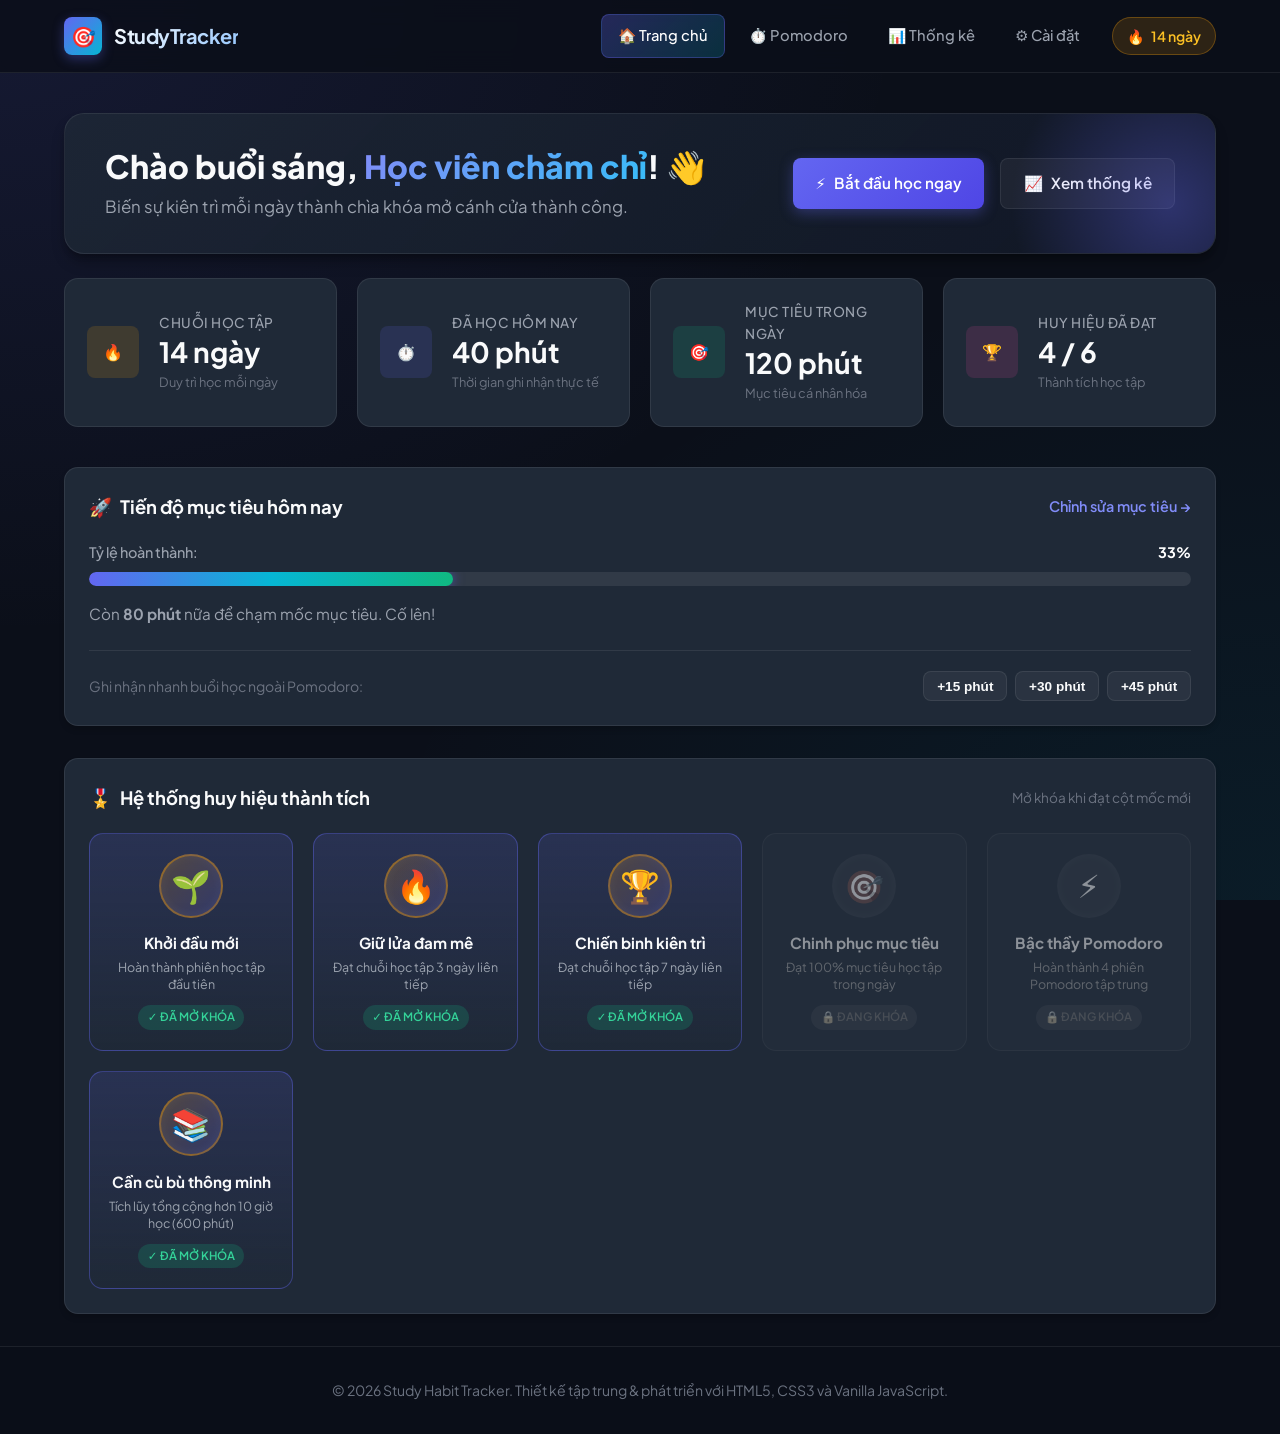
<file: index.html>
<!DOCTYPE html>
<html lang="vi">
<head>
  <meta charset="UTF-8">
  <meta name="viewport" content="width=device-width, initial-scale=1.0">
  <title>Study Habit Tracker - Trang chủ</title>
  <!-- Google Fonts: Plus Jakarta Sans -->
  <link rel="preconnect" href="https://fonts.googleapis.com">
  <link rel="preconnect" href="https://fonts.gstatic.com" crossorigin>
  <link href="https://fonts.googleapis.com/css2?family=Plus+Jakarta+Sans:wght@400;500;600;700;800&display=swap" rel="stylesheet">
  <!-- Stylesheet -->
  <link rel="stylesheet" href="css/style.css">
</head>
<body>

  <!-- NAVIGATION BAR -->
  <header class="navbar">
    <div class="container nav-container">
      <a href="index.html" class="logo">
        <div class="logo-icon">🎯</div>
        <span>StudyTracker</span>
      </a>

      <button class="mobile-toggle" aria-label="Menu">&#9776;</button>

      <ul class="nav-links">
        <li class="nav-item"><a href="index.html">🏠 Trang chủ</a></li>
        <li class="nav-item"><a href="pomodoro.html">⏱️ Pomodoro</a></li>
        <li class="nav-item"><a href="statistics.html">📊 Thống kê</a></li>
        <li class="nav-item"><a href="settings.html">⚙️ Cài đặt</a></li>
        <li>
          <div class="nav-streak-pill pulse">
            <span>🔥</span>
            <span id="navStreakCount">0 ngày</span>
          </div>
        </li>
      </ul>
    </div>
  </header>

  <!-- MAIN CONTENT -->
  <main class="container">
    
    <!-- HERO GREETING BANNER -->
    <section class="hero-greeting">
      <div class="greeting-card">
        <div class="greeting-text">
          <h1 id="userGreeting">Xin chào, <span>Học viên!</span> 👋</h1>
          <p>Biến sự kiên trì mỗi ngày thành chìa khóa mở cánh cửa thành công.</p>
        </div>
        <div class="hero-actions">
          <a href="pomodoro.html" class="btn btn-primary">
            <span>⚡</span> Bắt đầu học ngay
          </a>
          <a href="statistics.html" class="btn btn-outline">
            <span>📈</span> Xem thống kê
          </a>
        </div>
      </div>
    </section>

    <!-- KEY STATS CARDS -->
    <section class="stats-grid">
      <!-- Streak Widget -->
      <div class="stat-card">
        <div class="stat-icon streak">🔥</div>
        <div class="stat-info">
          <h3>Chuỗi học tập</h3>
          <div class="stat-value" id="homeStreakValue">0 ngày</div>
          <div class="stat-sub">Duy trì học mỗi ngày</div>
        </div>
      </div>

      <!-- Minutes Studied Today -->
      <div class="stat-card">
        <div class="stat-icon time">⏱️</div>
        <div class="stat-info">
          <h3>Đã học hôm nay</h3>
          <div class="stat-value" id="homeTodayMinutes">0 phút</div>
          <div class="stat-sub">Thời gian ghi nhận thực tế</div>
        </div>
      </div>

      <!-- Daily Goal -->
      <div class="stat-card">
        <div class="stat-icon goal">🎯</div>
        <div class="stat-info">
          <h3>Mục tiêu trong ngày</h3>
          <div class="stat-value" id="homeDailyGoal">120 phút</div>
          <div class="stat-sub">Mục tiêu cá nhân hóa</div>
        </div>
      </div>

      <!-- Badges Unlocked -->
      <div class="stat-card">
        <div class="stat-icon badges">🏆</div>
        <div class="stat-info">
          <h3>Huy hiệu đã đạt</h3>
          <div class="stat-value" id="homeBadgeCount">0 / 6</div>
          <div class="stat-sub">Thành tích học tập</div>
        </div>
      </div>
    </section>

    <!-- PROGRESS BAR CARD -->
    <section class="card">
      <div class="card-header">
        <h2 class="card-title">
          <span>🚀</span> Tiến độ mục tiêu hôm nay
        </h2>
        <a href="settings.html" style="color: var(--primary-light); text-decoration: none; font-size: 0.9rem; font-weight: 600;">
          Chỉnh sửa mục tiêu &rarr;
        </a>
      </div>

      <div class="progress-wrapper">
        <div class="progress-label-row">
          <span style="color: var(--text-secondary); font-weight: 500;">Tỷ lệ hoàn thành:</span>
          <span id="homeProgressPercent" style="font-weight: 700; color: #fff;">0%</span>
        </div>
        <div class="progress-track">
          <div class="progress-fill" id="homeProgressFill"></div>
        </div>
      </div>

      <p id="homeProgressDetails" style="font-size: 0.95rem; color: var(--text-secondary); margin-top: 1rem;">
        Đang tải dữ liệu tiến độ...
      </p>

      <!-- Quick Log Buttons -->
      <div style="margin-top: 1.5rem; padding-top: 1.25rem; border-top: 1px solid var(--border-color); display: flex; align-items: center; justify-content: space-between; flex-wrap: wrap; gap: 0.75rem;">
        <span style="font-size: 0.88rem; color: var(--text-muted);">Ghi nhận nhanh buổi học ngoài Pomodoro:</span>
        <div style="display: flex; gap: 0.5rem;">
          <button class="btn btn-outline btn-quick-log" data-mins="15" style="padding: 0.4rem 0.8rem; font-size: 0.85rem;">+15 phút</button>
          <button class="btn btn-outline btn-quick-log" data-mins="30" style="padding: 0.4rem 0.8rem; font-size: 0.85rem;">+30 phút</button>
          <button class="btn btn-outline btn-quick-log" data-mins="45" style="padding: 0.4rem 0.8rem; font-size: 0.85rem;">+45 phút</button>
        </div>
      </div>
    </section>

    <!-- GAMIFICATION: BADGES SHOWCASE -->
    <section class="card">
      <div class="card-header">
        <h2 class="card-title">
          <span>🎖️</span> Hệ thống huy hiệu thành tích
        </h2>
        <span style="font-size: 0.85rem; color: var(--text-muted);">Mở khóa khi đạt cột mốc mới</span>
      </div>

      <div class="badge-grid" id="homeBadgesContainer">
        <!-- Rendered dynamically by JavaScript -->
      </div>
    </section>

  </main>

  <!-- FOOTER -->
  <footer class="footer">
    <div class="container">
      <p>&copy; 2026 Study Habit Tracker. Thiết kế tập trung & phát triển với HTML5, CSS3 và Vanilla JavaScript.</p>
    </div>
  </footer>

  <!-- Toast Notification Container -->
  <div class="toast-container"></div>

  <!-- JavaScript Modules -->
  <script src="js/data.js"></script>
  <script src="js/app.js"></script>
</body>
</html>
</file>
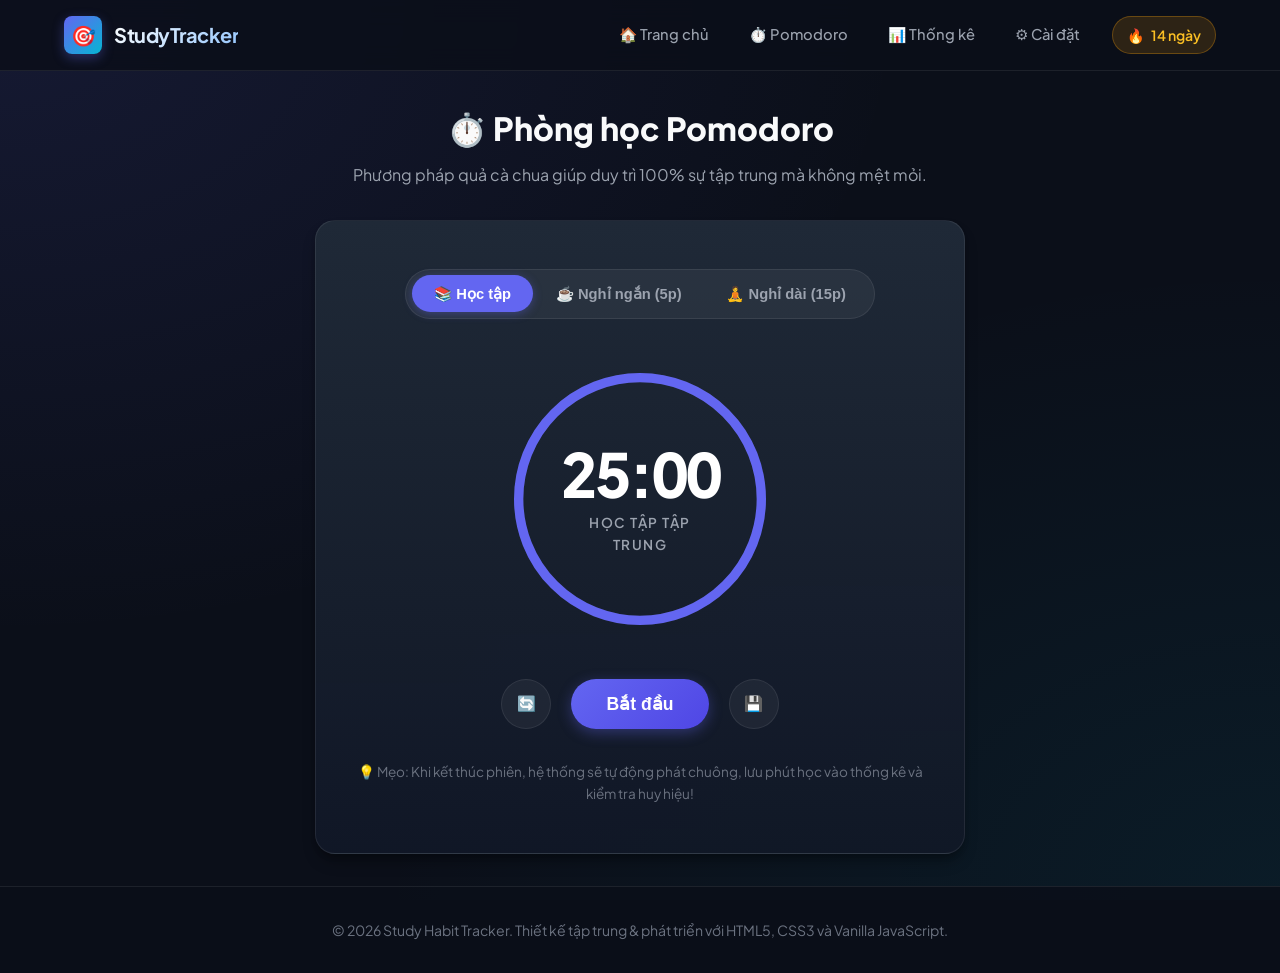
<file: pomodero.html>
<!DOCTYPE html>
<html lang="vi">
<head>
  <meta charset="UTF-8">
  <meta name="viewport" content="width=device-width, initial-scale=1.0">
  <title>Study Habit Tracker - Đồng hồ Pomodoro</title>
  <!-- Google Fonts: Plus Jakarta Sans -->
  <link rel="preconnect" href="https://fonts.googleapis.com">
  <link rel="preconnect" href="https://fonts.gstatic.com" crossorigin>
  <link href="https://fonts.googleapis.com/css2?family=Plus+Jakarta+Sans:wght@400;500;600;700;800&display=swap" rel="stylesheet">
  <!-- Stylesheet -->
  <link rel="stylesheet" href="css/style.css">
</head>
<body>

  <!-- NAVIGATION BAR -->
  <header class="navbar">
    <div class="container nav-container">
      <a href="index.html" class="logo">
        <div class="logo-icon">🎯</div>
        <span>StudyTracker</span>
      </a>

      <button class="mobile-toggle" aria-label="Menu">&#9776;</button>

      <ul class="nav-links">
        <li class="nav-item"><a href="index.html">🏠 Trang chủ</a></li>
        <li class="nav-item"><a href="pomodoro.html">⏱️ Pomodoro</a></li>
        <li class="nav-item"><a href="statistics.html">📊 Thống kê</a></li>
        <li class="nav-item"><a href="settings.html">⚙️ Cài đặt</a></li>
        <li>
          <div class="nav-streak-pill pulse">
            <span>🔥</span>
            <span id="navStreakCount">0 ngày</span>
          </div>
        </li>
      </ul>
    </div>
  </header>

  <!-- MAIN CONTENT -->
  <main class="container">
    <div class="pomodoro-container">
      
      <div style="margin-bottom: 2rem;">
        <h1 style="font-size: 2rem; font-weight: 800; margin-bottom: 0.5rem;">⏱️ Phòng học Pomodoro</h1>
        <p style="color: var(--text-secondary);">Phương pháp quả cà chua giúp duy trì 100% sự tập trung mà không mệt mỏi.</p>
      </div>

      <div class="pomodoro-card">
        
        <!-- Mode Selectors -->
        <div class="mode-selectors">
          <button class="mode-btn active" data-mode="study">📚 Học tập</button>
          <button class="mode-btn" data-mode="shortBreak">☕ Nghỉ ngắn (5p)</button>
          <button class="mode-btn" data-mode="longBreak">🧘 Nghỉ dài (15p)</button>
        </div>

        <!-- Circular Countdown Timer -->
        <div class="timer-circle-wrap">
          <svg class="timer-svg" viewBox="0 0 300 300">
            <!-- Background track -->
            <circle class="timer-circle-bg" cx="150" cy="150" r="130"></circle>
            <!-- Animated progress ring -->
            <circle class="timer-circle-progress" id="pomoCircleProgress" cx="150" cy="150" r="130"></circle>
          </svg>

          <!-- Inside Digits & Mode Tag -->
          <div class="timer-display">
            <div class="timer-digits" id="pomoDigits">25:00</div>
            <div class="timer-mode-tag" id="pomoModeTag">HỌC TẬP TẬP TRUNG</div>
          </div>
        </div>

        <!-- Controls -->
        <div class="timer-controls">
          <button class="btn btn-outline btn-timer-secondary" id="pomoResetBtn" title="Đặt lại đồng hồ">
            🔄
          </button>
          
          <button class="btn btn-primary btn-timer-primary" id="pomoStartBtn">
            Bắt đầu
          </button>

          <button class="btn btn-outline btn-timer-secondary" id="pomoFinishEarlyBtn" title="Kết thúc sớm & ghi nhận phút đã học">
            💾
          </button>
        </div>

        <p style="margin-top: 2rem; font-size: 0.85rem; color: var(--text-muted);">
          💡 Mẹo: Khi kết thúc phiên, hệ thống sẽ tự động phát chuông, lưu phút học vào thống kê và kiểm tra huy hiệu!
        </p>

      </div>

    </div>
  </main>

  <!-- FOOTER -->
  <footer class="footer">
    <div class="container">
      <p>&copy; 2026 Study Habit Tracker. Thiết kế tập trung & phát triển với HTML5, CSS3 và Vanilla JavaScript.</p>
    </div>
  </footer>

  <!-- Toast Notification Container -->
  <div class="toast-container"></div>

  <!-- JavaScript Modules -->
  <script src="js/data.js"></script>
  <script src="js/app.js"></script>
</body>
</html>
</file>
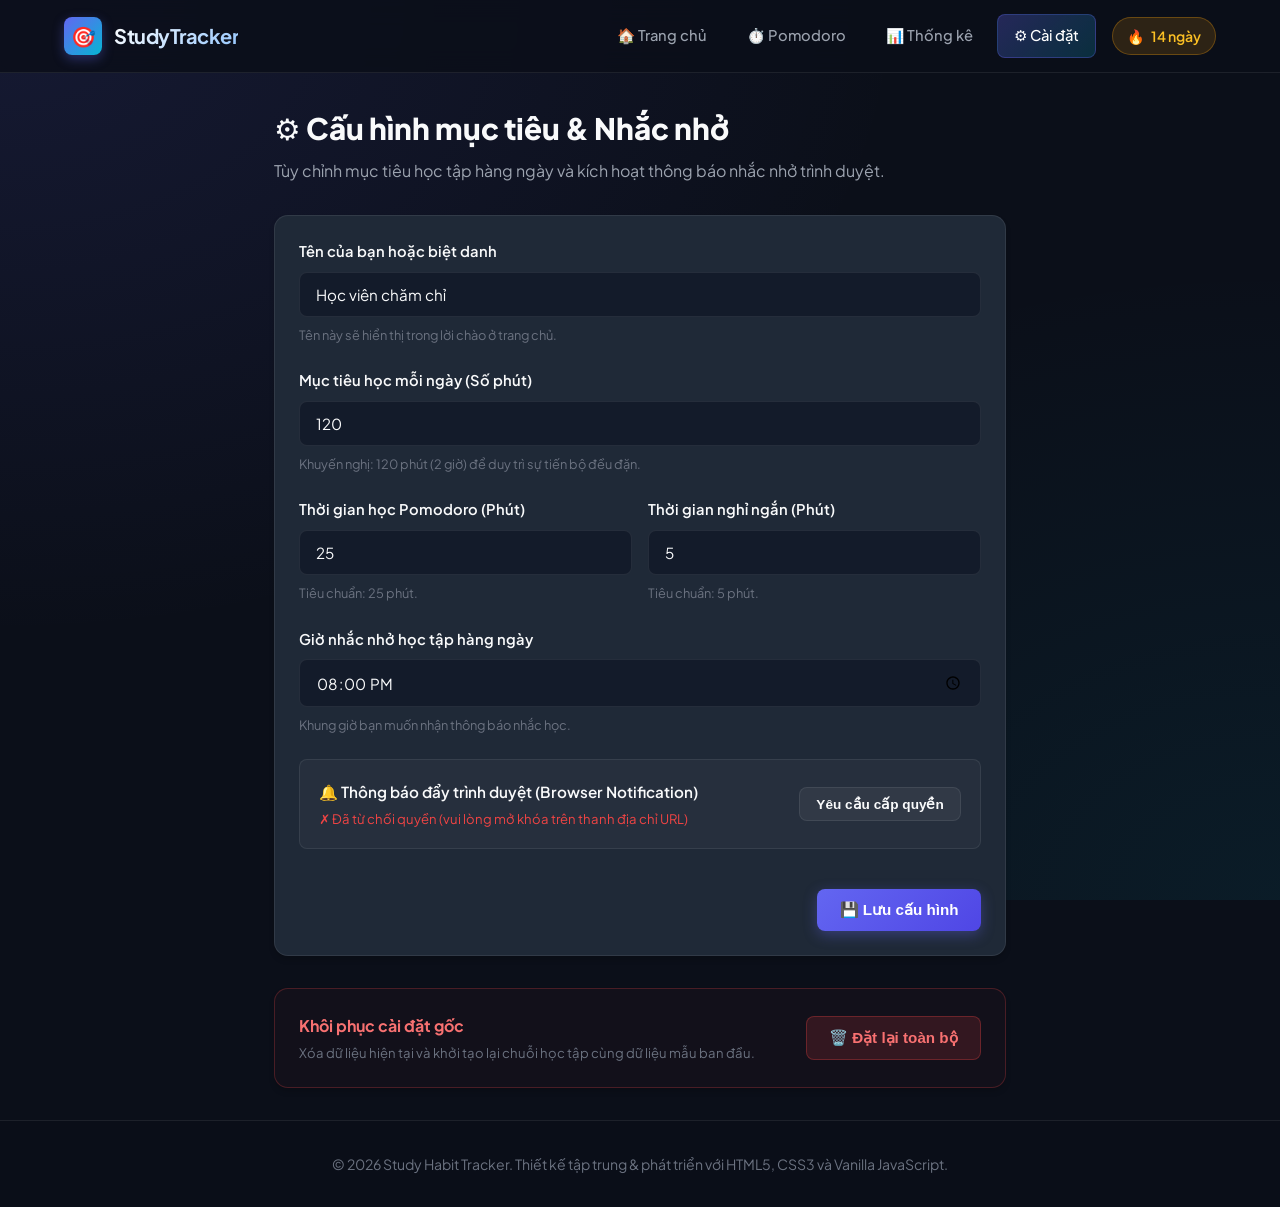
<file: settings.html>
<!DOCTYPE html>
<html lang="vi">
<head>
  <meta charset="UTF-8">
  <meta name="viewport" content="width=device-width, initial-scale=1.0">
  <title>Study Habit Tracker - Cài đặt mục tiêu</title>
  <!-- Google Fonts: Plus Jakarta Sans -->
  <link rel="preconnect" href="https://fonts.googleapis.com">
  <link rel="preconnect" href="https://fonts.gstatic.com" crossorigin>
  <link href="https://fonts.googleapis.com/css2?family=Plus+Jakarta+Sans:wght@400;500;600;700;800&display=swap" rel="stylesheet">
  <!-- Stylesheet -->
  <link rel="stylesheet" href="css/style.css">
</head>
<body>

  <!-- NAVIGATION BAR -->
  <header class="navbar">
    <div class="container nav-container">
      <a href="index.html" class="logo">
        <div class="logo-icon">🎯</div>
        <span>StudyTracker</span>
      </a>

      <button class="mobile-toggle" aria-label="Menu">&#9776;</button>

      <ul class="nav-links">
        <li class="nav-item"><a href="index.html">🏠 Trang chủ</a></li>
        <li class="nav-item"><a href="pomodoro.html">⏱️ Pomodoro</a></li>
        <li class="nav-item"><a href="statistics.html">📊 Thống kê</a></li>
        <li class="nav-item"><a href="settings.html">⚙️ Cài đặt</a></li>
        <li>
          <div class="nav-streak-pill pulse">
            <span>🔥</span>
            <span id="navStreakCount">0 ngày</span>
          </div>
        </li>
      </ul>
    </div>
  </header>

  <!-- MAIN CONTENT -->
  <main class="container" style="padding-top: 2rem; max-width: 780px;">

    <div style="margin-bottom: 2rem;">
      <h1 style="font-size: 1.85rem; font-weight: 800; margin-bottom: 0.35rem;">⚙️ Cấu hình mục tiêu & Nhắc nhở</h1>
      <p style="color: var(--text-secondary);">Tùy chỉnh mục tiêu học tập hàng ngày và kích hoạt thông báo nhắc nhở trình duyệt.</p>
    </div>

    <!-- SETTINGS CARD -->
    <div class="card">
      <form id="settingsForm" class="settings-form">
        
        <!-- User Name -->
        <div class="form-group">
          <label class="form-label" for="settingUserName">Tên của bạn hoặc biệt danh</label>
          <input type="text" id="settingUserName" class="form-input" placeholder="Ví dụ: Alex Nguyễn" required>
          <span class="form-hint">Tên này sẽ hiển thị trong lời chào ở trang chủ.</span>
        </div>

        <!-- Daily Goal Minutes -->
        <div class="form-group">
          <label class="form-label" for="settingDailyGoal">Mục tiêu học mỗi ngày (Số phút)</label>
          <input type="number" id="settingDailyGoal" class="form-input" min="10" max="720" step="10" required>
          <span class="form-hint">Khuyến nghị: 120 phút (2 giờ) để duy trì sự tiến bộ đều đặn.</span>
        </div>

        <!-- Pomodoro Durations -->
        <div style="display: grid; grid-template-columns: 1fr 1fr; gap: 1rem;">
          <div class="form-group">
            <label class="form-label" for="settingStudyDuration">Thời gian học Pomodoro (Phút)</label>
            <input type="number" id="settingStudyDuration" class="form-input" min="5" max="60" required>
            <span class="form-hint">Tiêu chuẩn: 25 phút.</span>
          </div>

          <div class="form-group">
            <label class="form-label" for="settingBreakDuration">Thời gian nghỉ ngắn (Phút)</label>
            <input type="number" id="settingBreakDuration" class="form-input" min="1" max="30" required>
            <span class="form-hint">Tiêu chuẩn: 5 phút.</span>
          </div>
        </div>

        <!-- Reminder Time -->
        <div class="form-group">
          <label class="form-label" for="settingReminderTime">Giờ nhắc nhở học tập hàng ngày</label>
          <input type="time" id="settingReminderTime" class="form-input">
          <span class="form-hint">Khung giờ bạn muốn nhận thông báo nhắc học.</span>
        </div>

        <!-- Browser Notification API Box -->
        <div class="notification-toggle-box">
          <div>
            <div style="font-weight: 600; font-size: 0.95rem; margin-bottom: 0.25rem;">🔔 Thông báo đẩy trình duyệt (Browser Notification)</div>
            <div id="notifPermissionStatus" style="font-size: 0.82rem; color: var(--text-muted);">Đang kiểm tra quyền...</div>
          </div>
          <button type="button" class="btn btn-outline" id="btnEnableNotif" style="white-space: nowrap; font-size: 0.85rem; padding: 0.5rem 1rem;">
            Yêu cầu cấp quyền
          </button>
        </div>

        <!-- Actions -->
        <div style="display: flex; justify-content: flex-end; gap: 1rem; margin-top: 1rem;">
          <button type="submit" class="btn btn-primary">
            💾 Lưu cấu hình
          </button>
        </div>

      </form>
    </div>

    <!-- DANGER ZONE: RESET DATA -->
    <div class="card" style="border-color: rgba(239, 68, 68, 0.25); background: rgba(239, 68, 68, 0.03);">
      <div style="display: flex; justify-content: space-between; align-items: center; flex-wrap: wrap; gap: 1rem;">
        <div>
          <h3 style="color: #f87171; font-size: 1rem; margin-bottom: 0.2rem;">Khôi phục cài đặt gốc</h3>
          <p style="font-size: 0.82rem; color: var(--text-muted);">Xóa dữ liệu hiện tại và khởi tạo lại chuỗi học tập cùng dữ liệu mẫu ban đầu.</p>
        </div>
        <button type="button" class="btn btn-danger" id="btnResetData">
          🗑️ Đặt lại toàn bộ
        </button>
      </div>
    </div>

  </main>

  <!-- FOOTER -->
  <footer class="footer">
    <div class="container">
      <p>&copy; 2026 Study Habit Tracker. Thiết kế tập trung & phát triển với HTML5, CSS3 và Vanilla JavaScript.</p>
    </div>
  </footer>

  <!-- Toast Notification Container -->
  <div class="toast-container"></div>

  <!-- JavaScript Modules -->
  <script src="js/data.js"></script>
  <script src="js/app.js"></script>
</body>
</html>
</file>
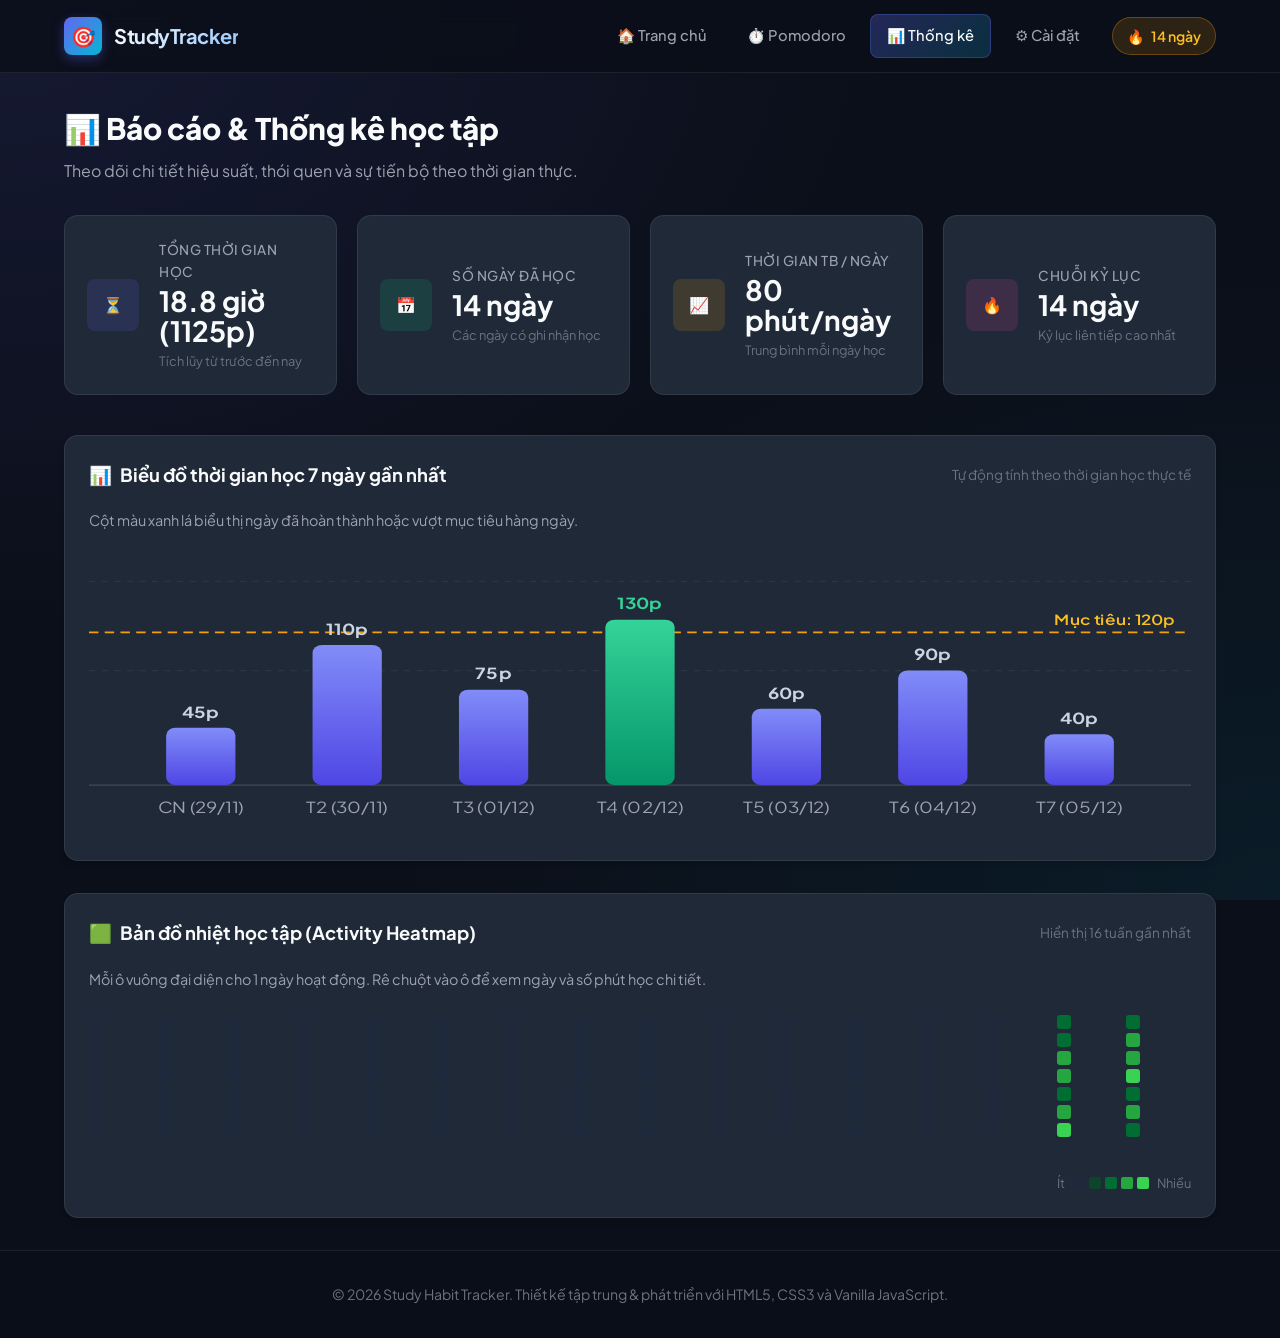
<file: statistics.html>
<!DOCTYPE html>
<html lang="vi">
<head>
  <meta charset="UTF-8">
  <meta name="viewport" content="width=device-width, initial-scale=1.0">
  <title>Study Habit Tracker - Thống kê học tập</title>
  <!-- Google Fonts: Plus Jakarta Sans -->
  <link rel="preconnect" href="https://fonts.googleapis.com">
  <link rel="preconnect" href="https://fonts.gstatic.com" crossorigin>
  <link href="https://fonts.googleapis.com/css2?family=Plus+Jakarta+Sans:wght@400;500;600;700;800&display=swap" rel="stylesheet">
  <!-- Stylesheet -->
  <link rel="stylesheet" href="css/style.css">
</head>
<body>

  <!-- NAVIGATION BAR -->
  <header class="navbar">
    <div class="container nav-container">
      <a href="index.html" class="logo">
        <div class="logo-icon">🎯</div>
        <span>StudyTracker</span>
      </a>

      <button class="mobile-toggle" aria-label="Menu">&#9776;</button>

      <ul class="nav-links">
        <li class="nav-item"><a href="index.html">🏠 Trang chủ</a></li>
        <li class="nav-item"><a href="pomodoro.html">⏱️ Pomodoro</a></li>
        <li class="nav-item"><a href="statistics.html">📊 Thống kê</a></li>
        <li class="nav-item"><a href="settings.html">⚙️ Cài đặt</a></li>
        <li>
          <div class="nav-streak-pill pulse">
            <span>🔥</span>
            <span id="navStreakCount">0 ngày</span>
          </div>
        </li>
      </ul>
    </div>
  </header>

  <!-- MAIN CONTENT -->
  <main class="container" style="padding-top: 2rem;">

    <div style="margin-bottom: 2rem;">
      <h1 style="font-size: 1.85rem; font-weight: 800; margin-bottom: 0.35rem;">📊 Báo cáo & Thống kê học tập</h1>
      <p style="color: var(--text-secondary);">Theo dõi chi tiết hiệu suất, thói quen và sự tiến bộ theo thời gian thực.</p>
    </div>

    <!-- OVERVIEW METRICS GRID -->
    <section class="stats-grid">
      <!-- Total Time -->
      <div class="stat-card">
        <div class="stat-icon time">⏳</div>
        <div class="stat-info">
          <h3>Tổng thời gian học</h3>
          <div class="stat-value" id="statTotalHours">0 giờ</div>
          <div class="stat-sub">Tích lũy từ trước đến nay</div>
        </div>
      </div>

      <!-- Active Days -->
      <div class="stat-card">
        <div class="stat-icon goal">📅</div>
        <div class="stat-info">
          <h3>Số ngày đã học</h3>
          <div class="stat-value" id="statTotalDays">0 ngày</div>
          <div class="stat-sub">Các ngày có ghi nhận học</div>
        </div>
      </div>

      <!-- Average Time / Day -->
      <div class="stat-card">
        <div class="stat-icon streak">📈</div>
        <div class="stat-info">
          <h3>Thời gian TB / Ngày</h3>
          <div class="stat-value" id="statAvgMinutes">0 phút</div>
          <div class="stat-sub">Trung bình mỗi ngày học</div>
        </div>
      </div>

      <!-- Longest Streak -->
      <div class="stat-card">
        <div class="stat-icon badges">🔥</div>
        <div class="stat-info">
          <h3>Chuỗi kỷ lục</h3>
          <div class="stat-value" id="statLongestStreak">0 ngày</div>
          <div class="stat-sub">Kỷ lục liên tiếp cao nhất</div>
        </div>
      </div>
    </section>

    <!-- 7-DAY RECENT STUDY CHART -->
    <section class="card">
      <div class="card-header">
        <h2 class="card-title">
          <span>📊</span> Biểu đồ thời gian học 7 ngày gần nhất
        </h2>
        <span style="font-size: 0.85rem; color: var(--text-muted);">Tự động tính theo thời gian học thực tế</span>
      </div>

      <p style="font-size: 0.9rem; color: var(--text-secondary); margin-bottom: 1rem;">
        Cột màu xanh lá biểu thị ngày đã hoàn thành hoặc vượt mục tiêu hàng ngày.
      </p>

      <!-- SVG Chart Wrapper -->
      <div class="chart-container">
        <svg id="weeklyChartSvg" class="bar-chart-svg" viewBox="0 0 700 220" preserveAspectRatio="none">
          <!-- Rendered dynamically by JavaScript -->
        </svg>
      </div>
    </section>

    <!-- CALENDAR HEATMAP (GITHUB CONTRIBUTIONS STYLE) -->
    <section class="card">
      <div class="card-header">
        <h2 class="card-title">
          <span>🟩</span> Bản đồ nhiệt học tập (Activity Heatmap)
        </h2>
        <span style="font-size: 0.85rem; color: var(--text-muted);">Hiển thị 16 tuần gần nhất</span>
      </div>

      <p style="font-size: 0.9rem; color: var(--text-secondary); margin-bottom: 0.5rem;">
        Mỗi ô vuông đại diện cho 1 ngày hoạt động. Rê chuột vào ô để xem ngày và số phút học chi tiết.
      </p>

      <div class="heatmap-container">
        <div class="heatmap-grid" id="heatmapGrid">
          <!-- Rendered dynamically by JavaScript -->
        </div>
      </div>

      <!-- Legend -->
      <div class="heatmap-legend">
        <span>Ít</span>
        <div class="legend-boxes">
          <div class="legend-box" style="background-color: var(--heat-0);" title="0 phút"></div>
          <div class="legend-box" style="background-color: var(--heat-1);" title="1 - 25 phút"></div>
          <div class="legend-box" style="background-color: var(--heat-2);" title="26 - 60 phút"></div>
          <div class="legend-box" style="background-color: var(--heat-3);" title="61 - 120 phút"></div>
          <div class="legend-box" style="background-color: var(--heat-4);" title="> 120 phút"></div>
        </div>
        <span>Nhiều</span>
      </div>
    </section>

  </main>

  <!-- FOOTER -->
  <footer class="footer">
    <div class="container">
      <p>&copy; 2026 Study Habit Tracker. Thiết kế tập trung & phát triển với HTML5, CSS3 và Vanilla JavaScript.</p>
    </div>
  </footer>

  <!-- Toast Notification Container -->
  <div class="toast-container"></div>

  <!-- JavaScript Modules -->
  <script src="js/data.js"></script>
  <script src="js/app.js"></script>
</body>
</html>
</file>
<file: css/style.css>
/* ==========================================================================
   STUDY HABIT TRACKER - DESIGN SYSTEM & STYLESHEET
   Modern, Focused, Responsive Vanilla CSS
   ========================================================================== */

:root {
  /* Color Palette */
  --bg-primary: #0b0f19;
  --bg-secondary: #111827;
  --bg-card: #1f2937;
  --bg-card-hover: #283548;
  --bg-glass: rgba(31, 41, 55, 0.7);
  
  --primary: #6366f1;
  --primary-hover: #4f46e5;
  --primary-light: #818cf8;
  --primary-glow: rgba(99, 102, 241, 0.35);

  --secondary: #06b6d4;
  --success: #10b981;
  --success-glow: rgba(16, 185, 129, 0.3);
  --warning: #f59e0b;
  --danger: #ef4444;

  --text-primary: #f9fafb;
  --text-secondary: #9ca3af;
  --text-muted: #6b7280;

  --border-color: rgba(255, 255, 255, 0.08);
  --border-glow: rgba(99, 102, 241, 0.3);

  /* GitHub Heatmap Colors */
  --heat-0: #1e293b;
  --heat-1: #0e4429;
  --heat-2: #006d32;
  --heat-3: #26a641;
  --heat-4: #39d353;

  /* Typography */
  --font-family: 'Plus Jakarta Sans', system-ui, -apple-system, BlinkMacSystemFont, 'Segoe UI', Roboto, sans-serif;
  
  /* Layout & Spacing */
  --max-width: 1200px;
  --radius-sm: 8px;
  --radius-md: 14px;
  --radius-lg: 20px;
  --radius-full: 9999px;
  --transition: all 0.25s cubic-bezier(0.4, 0, 0.2, 1);
  --shadow-sm: 0 4px 6px -1px rgba(0, 0, 0, 0.2);
  --shadow-md: 0 10px 15px -3px rgba(0, 0, 0, 0.3), 0 4px 6px -2px rgba(0, 0, 0, 0.2);
  --shadow-glow: 0 0 25px var(--primary-glow);
}

/* Base Reset */
*, *::before, *::after {
  box-sizing: border-box;
  margin: 0;
  padding: 0;
}

html {
  scroll-behavior: smooth;
  font-size: 16px;
}

body {
  font-family: var(--font-family);
  background-color: var(--bg-primary);
  color: var(--text-primary);
  min-height: 100vh;
  line-height: 1.6;
  display: flex;
  flex-direction: column;
  background-image: 
    radial-gradient(at 0% 0%, rgba(99, 102, 241, 0.12) 0px, transparent 50%),
    radial-gradient(at 100% 100%, rgba(6, 182, 212, 0.08) 0px, transparent 50%);
  background-attachment: fixed;
}

/* Container */
.container {
  width: 100%;
  max-width: var(--max-width);
  margin: 0 auto;
  padding: 0 1.5rem;
}

/* ==========================================================================
   NAVIGATION BAR
   ========================================================================== */
.navbar {
  position: sticky;
  top: 0;
  z-index: 100;
  background: rgba(11, 15, 25, 0.85);
  backdrop-filter: blur(12px);
  -webkit-backdrop-filter: blur(12px);
  border-bottom: 1px solid var(--border-color);
  padding: 0.85rem 0;
  transition: var(--transition);
}

.nav-container {
  display: flex;
  align-items: center;
  justify-content: space-between;
}

.logo {
  display: flex;
  align-items: center;
  gap: 0.75rem;
  text-decoration: none;
  color: var(--text-primary);
  font-weight: 700;
  font-size: 1.25rem;
  letter-spacing: -0.5px;
}

.logo-icon {
  width: 38px;
  height: 38px;
  background: linear-gradient(135deg, var(--primary), var(--secondary));
  border-radius: var(--radius-sm);
  display: flex;
  align-items: center;
  justify-content: center;
  color: white;
  box-shadow: 0 4px 12px var(--primary-glow);
}

.logo span {
  background: linear-gradient(135deg, #fff, #93c5fd);
  -webkit-background-clip: text;
  -webkit-text-fill-color: transparent;
}

.nav-links {
  display: flex;
  align-items: center;
  gap: 0.5rem;
  list-style: none;
}

.nav-item a {
  display: flex;
  align-items: center;
  gap: 0.5rem;
  padding: 0.6rem 1rem;
  border-radius: var(--radius-sm);
  text-decoration: none;
  color: var(--text-secondary);
  font-weight: 500;
  font-size: 0.92rem;
  transition: var(--transition);
}

.nav-item a:hover {
  color: var(--text-primary);
  background: rgba(255, 255, 255, 0.05);
}

.nav-item a.active {
  color: white;
  background: linear-gradient(135deg, rgba(99, 102, 241, 0.3), rgba(6, 182, 212, 0.2));
  border: 1px solid var(--border-glow);
}

.nav-streak-pill {
  display: flex;
  align-items: center;
  gap: 0.4rem;
  padding: 0.4rem 0.85rem;
  background: rgba(245, 158, 11, 0.15);
  border: 1px solid rgba(245, 158, 11, 0.3);
  border-radius: var(--radius-full);
  color: #fbbf24;
  font-size: 0.88rem;
  font-weight: 600;
  margin-left: 0.5rem;
}

.nav-streak-pill.pulse {
  animation: streakFlame 1.8s infinite ease-in-out;
}

@keyframes streakFlame {
  0%, 100% { transform: scale(1); filter: drop-shadow(0 0 2px rgba(245, 158, 11, 0.4)); }
  50% { transform: scale(1.05); filter: drop-shadow(0 0 8px rgba(245, 158, 11, 0.8)); }
}

.mobile-toggle {
  display: none;
  background: none;
  border: none;
  color: var(--text-primary);
  font-size: 1.5rem;
  cursor: pointer;
}

/* ==========================================================================
   HERO / BANNER SECTION
   ========================================================================== */
.hero-greeting {
  padding: 2.5rem 0 1.5rem;
}

.greeting-card {
  background: linear-gradient(135deg, rgba(31, 41, 55, 0.8), rgba(17, 24, 39, 0.9));
  border: 1px solid var(--border-color);
  border-radius: var(--radius-lg);
  padding: 2rem 2.5rem;
  display: flex;
  justify-content: space-between;
  align-items: center;
  position: relative;
  overflow: hidden;
  box-shadow: var(--shadow-md);
}

.greeting-card::before {
  content: '';
  position: absolute;
  top: -50%;
  right: -10%;
  width: 320px;
  height: 320px;
  background: radial-gradient(circle, var(--primary-glow) 0%, transparent 70%);
  pointer-events: none;
}

.greeting-text h1 {
  font-size: 2rem;
  font-weight: 800;
  line-height: 1.25;
  margin-bottom: 0.5rem;
}

.greeting-text h1 span {
  background: linear-gradient(135deg, #818cf8, #38bdf8);
  -webkit-background-clip: text;
  -webkit-text-fill-color: transparent;
}

.greeting-text p {
  color: var(--text-secondary);
  font-size: 1.05rem;
}

.hero-actions {
  display: flex;
  gap: 1rem;
}

/* ==========================================================================
   BUTTONS
   ========================================================================== */
.btn {
  display: inline-flex;
  align-items: center;
  justify-content: center;
  gap: 0.5rem;
  padding: 0.75rem 1.4rem;
  border-radius: var(--radius-sm);
  font-weight: 600;
  font-size: 0.95rem;
  cursor: pointer;
  transition: var(--transition);
  text-decoration: none;
  border: none;
}

.btn-primary {
  background: linear-gradient(135deg, var(--primary), var(--primary-hover));
  color: white;
  box-shadow: 0 4px 14px var(--primary-glow);
}

.btn-primary:hover {
  transform: translateY(-2px);
  box-shadow: 0 6px 20px rgba(99, 102, 241, 0.5);
}

.btn-outline {
  background: rgba(255, 255, 255, 0.05);
  color: var(--text-primary);
  border: 1px solid var(--border-color);
}

.btn-outline:hover {
  background: rgba(255, 255, 255, 0.1);
  border-color: rgba(255, 255, 255, 0.2);
}

.btn-success {
  background: linear-gradient(135deg, #10b981, #059669);
  color: white;
}

.btn-danger {
  background: rgba(239, 68, 68, 0.15);
  color: #f87171;
  border: 1px solid rgba(239, 68, 68, 0.3);
}

.btn-danger:hover {
  background: rgba(239, 68, 68, 0.25);
}

/* ==========================================================================
   DASHBOARD STATS GRID
   ========================================================================== */
.stats-grid {
  display: grid;
  grid-template-columns: repeat(auto-fit, minmax(240px, 1fr));
  gap: 1.25rem;
  margin-bottom: 2.5rem;
}

.stat-card {
  background: var(--bg-card);
  border: 1px solid var(--border-color);
  border-radius: var(--radius-md);
  padding: 1.4rem;
  display: flex;
  align-items: center;
  gap: 1.25rem;
  position: relative;
  transition: var(--transition);
}

.stat-card:hover {
  transform: translateY(-3px);
  border-color: rgba(255, 255, 255, 0.15);
  box-shadow: var(--shadow-md);
}

.stat-icon {
  width: 52px;
  height: 52px;
  border-radius: var(--radius-sm);
  display: flex;
  align-items: center;
  justify-content: center;
  flex-shrink: 0;
}

.stat-icon.streak {
  background: rgba(245, 158, 11, 0.15);
  color: #fbbf24;
}

.stat-icon.time {
  background: rgba(99, 102, 241, 0.15);
  color: #818cf8;
}

.stat-icon.goal {
  background: rgba(16, 185, 129, 0.15);
  color: #34d399;
}

.stat-icon.badges {
  background: rgba(236, 72, 153, 0.15);
  color: #f472b6;
}

.stat-info h3 {
  font-size: 0.85rem;
  font-weight: 500;
  color: var(--text-secondary);
  text-transform: uppercase;
  letter-spacing: 0.5px;
  margin-bottom: 0.2rem;
}

.stat-value {
  font-size: 1.75rem;
  font-weight: 700;
  color: var(--text-primary);
  line-height: 1.1;
}

.stat-sub {
  font-size: 0.8rem;
  color: var(--text-muted);
  margin-top: 0.25rem;
}

/* ==========================================================================
   PROGRESS BAR SECTION
   ========================================================================== */
.card {
  background: var(--bg-card);
  border: 1px solid var(--border-color);
  border-radius: var(--radius-md);
  padding: 1.5rem;
  box-shadow: var(--shadow-sm);
  margin-bottom: 2rem;
}

.card-header {
  display: flex;
  align-items: center;
  justify-content: space-between;
  margin-bottom: 1.25rem;
}

.card-title {
  font-size: 1.15rem;
  font-weight: 700;
  display: flex;
  align-items: center;
  gap: 0.5rem;
  color: var(--text-primary);
}

.progress-wrapper {
  margin: 1rem 0 0.5rem;
}

.progress-label-row {
  display: flex;
  justify-content: space-between;
  font-size: 0.9rem;
  margin-bottom: 0.5rem;
}

.progress-track {
  width: 100%;
  height: 14px;
  background: rgba(255, 255, 255, 0.08);
  border-radius: var(--radius-full);
  overflow: hidden;
  position: relative;
}

.progress-fill {
  height: 100%;
  width: 0%;
  background: linear-gradient(90deg, #6366f1, #06b6d4, #10b981);
  border-radius: var(--radius-full);
  transition: width 0.8s cubic-bezier(0.4, 0, 0.2, 1);
  box-shadow: 0 0 12px rgba(99, 102, 241, 0.6);
}

.progress-fill.completed {
  background: linear-gradient(90deg, #10b981, #34d399);
  box-shadow: 0 0 16px rgba(16, 185, 129, 0.8);
}

/* ==========================================================================
   POMODORO TIMER SECTION
   ========================================================================== */
.pomodoro-container {
  max-width: 650px;
  margin: 2rem auto;
  text-align: center;
}

.pomodoro-card {
  background: linear-gradient(180deg, var(--bg-card) 0%, rgba(17, 24, 39, 0.95) 100%);
  border: 1px solid var(--border-color);
  border-radius: var(--radius-lg);
  padding: 3rem 2rem;
  box-shadow: var(--shadow-md);
  position: relative;
}

.mode-selectors {
  display: inline-flex;
  background: rgba(255, 255, 255, 0.05);
  border: 1px solid var(--border-color);
  padding: 0.35rem;
  border-radius: var(--radius-full);
  margin-bottom: 2.5rem;
}

.mode-btn {
  background: transparent;
  border: none;
  color: var(--text-secondary);
  padding: 0.6rem 1.4rem;
  border-radius: var(--radius-full);
  font-size: 0.92rem;
  font-weight: 600;
  cursor: pointer;
  transition: var(--transition);
}

.mode-btn.active {
  background: var(--primary);
  color: white;
  box-shadow: 0 2px 10px var(--primary-glow);
}

.timer-circle-wrap {
  position: relative;
  width: 280px;
  height: 280px;
  margin: 0 auto 2.5rem;
}

.timer-svg {
  width: 100%;
  height: 100%;
  transform: rotate(-90deg);
}

.timer-circle-bg {
  fill: none;
  stroke: rgba(255, 255, 255, 0.06);
  stroke-width: 10;
}

.timer-circle-progress {
  fill: none;
  stroke: var(--primary);
  stroke-width: 10;
  stroke-linecap: round;
  stroke-dasharray: 816.8;
  stroke-dashoffset: 0;
  transition: stroke-dashoffset 0.5s ease, stroke 0.3s;
}

.timer-display {
  position: absolute;
  top: 50%;
  left: 50%;
  transform: translate(-50%, -50%);
  display: flex;
  flex-direction: column;
  align-items: center;
}

.timer-digits {
  font-size: 3.8rem;
  font-weight: 800;
  font-variant-numeric: tabular-nums;
  letter-spacing: -2px;
  line-height: 1;
  color: #fff;
}

.timer-mode-tag {
  font-size: 0.85rem;
  text-transform: uppercase;
  letter-spacing: 1.5px;
  font-weight: 600;
  color: var(--text-secondary);
  margin-top: 0.5rem;
}

.timer-controls {
  display: flex;
  justify-content: center;
  align-items: center;
  gap: 1.25rem;
}

.btn-timer-primary {
  padding: 0.9rem 2.2rem;
  font-size: 1.1rem;
  border-radius: var(--radius-full);
}

.btn-timer-secondary {
  width: 50px;
  height: 50px;
  border-radius: var(--radius-full);
  padding: 0;
  display: flex;
  align-items: center;
  justify-content: center;
}

/* ==========================================================================
   STATISTICS & HEATMAP
   ========================================================================== */
.heatmap-container {
  overflow-x: auto;
  padding-bottom: 0.5rem;
}

.heatmap-grid {
  display: grid;
  grid-auto-flow: column;
  grid-template-rows: repeat(7, 14px);
  gap: 4px;
  padding: 1rem 0;
}

.heat-cell {
  width: 14px;
  height: 14px;
  border-radius: 3px;
  background-color: var(--heat-0);
  transition: transform 0.15s ease, outline 0.15s ease;
  position: relative;
  cursor: pointer;
}

.heat-cell:hover {
  transform: scale(1.3);
  z-index: 10;
  outline: 2px solid white;
}

.heat-cell[data-level="0"] { background-color: var(--heat-0); }
.heat-cell[data-level="1"] { background-color: var(--heat-1); }
.heat-cell[data-level="2"] { background-color: var(--heat-2); }
.heat-cell[data-level="3"] { background-color: var(--heat-3); }
.heat-cell[data-level="4"] { background-color: var(--heat-4); }

.heatmap-legend {
  display: flex;
  align-items: center;
  justify-content: flex-end;
  gap: 0.5rem;
  font-size: 0.8rem;
  color: var(--text-muted);
  margin-top: 0.75rem;
}

.legend-boxes {
  display: flex;
  gap: 4px;
}

.legend-box {
  width: 12px;
  height: 12px;
  border-radius: 2px;
}

/* Chart Container */
.chart-container {
  position: relative;
  width: 100%;
  height: 280px;
  margin-top: 1.5rem;
}

.bar-chart-svg {
  width: 100%;
  height: 100%;
}

/* ==========================================================================
   GAMIFICATION & BADGES
   ========================================================================== */
.badge-grid {
  display: grid;
  grid-template-columns: repeat(auto-fill, minmax(180px, 1fr));
  gap: 1.25rem;
}

.badge-card {
  background: rgba(255, 255, 255, 0.03);
  border: 1px solid var(--border-color);
  border-radius: var(--radius-md);
  padding: 1.25rem 1rem;
  text-align: center;
  display: flex;
  flex-direction: column;
  align-items: center;
  transition: var(--transition);
  position: relative;
}

.badge-card.unlocked {
  background: linear-gradient(180deg, rgba(99, 102, 241, 0.15) 0%, rgba(31, 41, 55, 0.6) 100%);
  border-color: rgba(99, 102, 241, 0.4);
}

.badge-card.unlocked:hover {
  transform: translateY(-4px);
  box-shadow: 0 8px 24px rgba(99, 102, 241, 0.25);
  border-color: var(--primary);
}

.badge-card.locked {
  opacity: 0.5;
  filter: grayscale(0.85);
}

.badge-icon-wrap {
  width: 64px;
  height: 64px;
  border-radius: var(--radius-full);
  display: flex;
  align-items: center;
  justify-content: center;
  font-size: 2rem;
  margin-bottom: 0.85rem;
  background: rgba(255, 255, 255, 0.05);
  box-shadow: inset 0 0 12px rgba(255, 255, 255, 0.05);
}

.badge-card.unlocked .badge-icon-wrap {
  background: linear-gradient(135deg, rgba(245, 158, 11, 0.2), rgba(99, 102, 241, 0.2));
  border: 2px solid rgba(245, 158, 11, 0.4);
}

.badge-title {
  font-size: 0.95rem;
  font-weight: 700;
  margin-bottom: 0.25rem;
  color: var(--text-primary);
}

.badge-desc {
  font-size: 0.78rem;
  color: var(--text-secondary);
  line-height: 1.35;
}

.badge-status {
  margin-top: 0.75rem;
  font-size: 0.72rem;
  font-weight: 600;
  padding: 0.2rem 0.6rem;
  border-radius: var(--radius-full);
  text-transform: uppercase;
}

.badge-status.unlocked {
  background: rgba(16, 185, 129, 0.2);
  color: #34d399;
}

.badge-status.locked {
  background: rgba(255, 255, 255, 0.08);
  color: var(--text-muted);
}

/* ==========================================================================
   SETTINGS FORM
   ========================================================================== */
.settings-form {
  display: flex;
  flex-direction: column;
  gap: 1.5rem;
}

.form-group {
  display: flex;
  flex-direction: column;
  gap: 0.5rem;
}

.form-label {
  font-size: 0.92rem;
  font-weight: 600;
  color: var(--text-primary);
}

.form-hint {
  font-size: 0.8rem;
  color: var(--text-muted);
}

.form-input, .form-select {
  background: rgba(17, 24, 39, 0.8);
  border: 1px solid var(--border-color);
  border-radius: var(--radius-sm);
  padding: 0.75rem 1rem;
  color: var(--text-primary);
  font-family: inherit;
  font-size: 0.95rem;
  transition: var(--transition);
}

.form-input:focus, .form-select:focus {
  outline: none;
  border-color: var(--primary);
  box-shadow: 0 0 0 3px rgba(99, 102, 241, 0.2);
}

.notification-toggle-box {
  background: rgba(255, 255, 255, 0.03);
  border: 1px solid var(--border-color);
  border-radius: var(--radius-sm);
  padding: 1.2rem;
  display: flex;
  align-items: center;
  justify-content: space-between;
  gap: 1rem;
}

/* ==========================================================================
   TOAST & MODAL ALERTS
   ========================================================================== */
.toast-container {
  position: fixed;
  bottom: 2rem;
  right: 2rem;
  z-index: 9999;
  display: flex;
  flex-direction: column;
  gap: 0.75rem;
  pointer-events: none;
}

.toast {
  pointer-events: auto;
  min-width: 280px;
  max-width: 420px;
  background: #1e293b;
  border-left: 4px solid var(--primary);
  border-radius: var(--radius-sm);
  padding: 0.85rem 1.25rem;
  box-shadow: 0 10px 25px rgba(0, 0, 0, 0.5);
  display: flex;
  align-items: center;
  gap: 0.85rem;
  color: white;
  font-size: 0.92rem;
  animation: toastSlideIn 0.35s ease forwards;
  transition: opacity 0.3s ease, transform 0.3s ease;
}

.toast.toast-success { border-left-color: var(--success); }
.toast.toast-warning { border-left-color: var(--warning); }
.toast.toast-danger { border-left-color: var(--danger); }

@keyframes toastSlideIn {
  from { opacity: 0; transform: translateX(50px); }
  to { opacity: 1; transform: translateX(0); }
}

/* Celebration Modal */
.modal-overlay {
  position: fixed;
  top: 0;
  left: 0;
  width: 100vw;
  height: 100vh;
  background: rgba(0, 0, 0, 0.75);
  backdrop-filter: blur(8px);
  display: flex;
  align-items: center;
  justify-content: center;
  z-index: 10000;
  opacity: 0;
  visibility: hidden;
  transition: opacity 0.3s ease, visibility 0.3s ease;
}

.modal-overlay.active {
  opacity: 1;
  visibility: visible;
}

.celebration-modal {
  background: linear-gradient(135deg, #1e293b, #0f172a);
  border: 1px solid var(--border-glow);
  border-radius: var(--radius-lg);
  padding: 2.5rem 2rem;
  max-width: 440px;
  width: 90%;
  text-align: center;
  box-shadow: 0 20px 40px rgba(0, 0, 0, 0.6), 0 0 30px var(--primary-glow);
  transform: scale(0.85);
  transition: transform 0.35s cubic-bezier(0.34, 1.56, 0.64, 1);
}

.modal-overlay.active .celebration-modal {
  transform: scale(1);
}

.modal-icon-glow {
  width: 90px;
  height: 90px;
  border-radius: var(--radius-full);
  margin: 0 auto 1.5rem;
  display: flex;
  align-items: center;
  justify-content: center;
  font-size: 3rem;
  background: linear-gradient(135deg, rgba(245, 158, 11, 0.3), rgba(99, 102, 241, 0.3));
  border: 2px solid #fbbf24;
  animation: badgePop 0.8s ease forwards;
}

@keyframes badgePop {
  0% { transform: scale(0) rotate(-45deg); }
  60% { transform: scale(1.15) rotate(10deg); }
  100% { transform: scale(1) rotate(0deg); }
}

/* Tooltip */
.custom-tooltip {
  position: fixed;
  background: #0f172a;
  color: #f8fafc;
  border: 1px solid rgba(255, 255, 255, 0.15);
  padding: 6px 10px;
  border-radius: 6px;
  font-size: 0.78rem;
  pointer-events: none;
  z-index: 1000;
  box-shadow: var(--shadow-md);
  white-space: nowrap;
  opacity: 0;
  transition: opacity 0.15s ease;
}

/* ==========================================================================
   FOOTER
   ========================================================================== */
.footer {
  margin-top: auto;
  border-top: 1px solid var(--border-color);
  padding: 2rem 0;
  background: rgba(11, 15, 25, 0.9);
  text-align: center;
  color: var(--text-muted);
  font-size: 0.88rem;
}

/* ==========================================================================
   RESPONSIVE DESIGN
   ========================================================================== */
@media (max-width: 768px) {
  .nav-links {
    display: none;
    position: absolute;
    top: 100%;
    left: 0;
    width: 100%;
    background: var(--bg-secondary);
    border-bottom: 1px solid var(--border-color);
    flex-direction: column;
    padding: 1rem;
    gap: 0.5rem;
  }

  .nav-links.show {
    display: flex;
  }

  .mobile-toggle {
    display: block;
  }

  .greeting-card {
    flex-direction: column;
    align-items: flex-start;
    gap: 1.5rem;
    padding: 1.75rem 1.25rem;
  }

  .hero-greeting {
    padding: 1.5rem 0 1rem;
  }

  .timer-circle-wrap {
    width: 230px;
    height: 230px;
  }

  .timer-digits {
    font-size: 3rem;
  }
}
</file>
